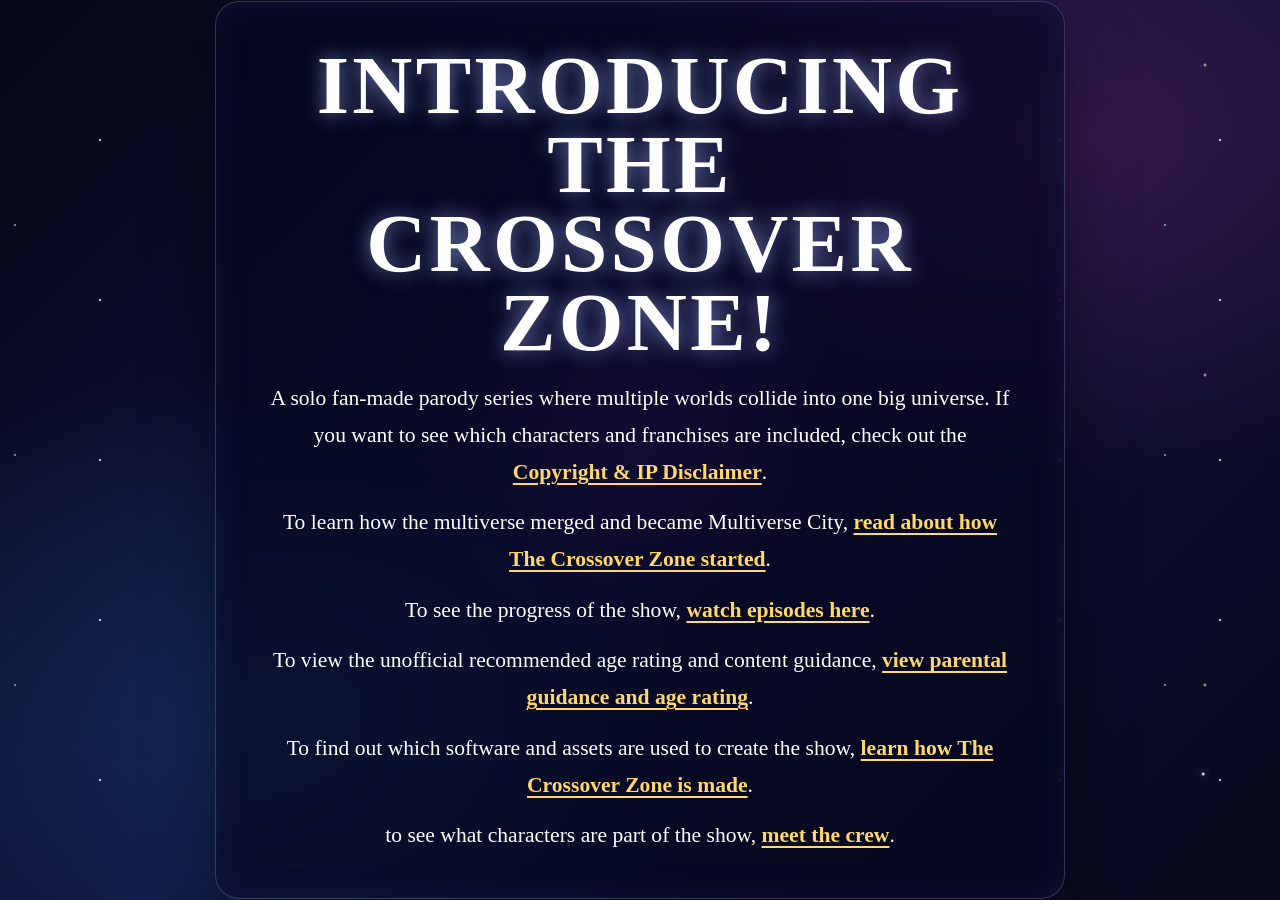
<file: index.html>
<!DOCTYPE html>
<html lang="en">
<head>
  <meta charset="UTF-8">
  <meta name="viewport" content="width=device-width, initial-scale=1.0">
  <title>The Crossover Zone</title>
  <link rel="stylesheet" href="css/portal.css">
  <style>
    * { box-sizing: border-box; }

    body {
      margin: 0;
      min-height: 100vh;
      display: grid;
      place-items: center;
      overflow: hidden;
      color: #ffffff;
      font-family: Georgia, "Times New Roman", serif;
      background:
        radial-gradient(circle at 50% 50%, rgba(98, 40, 158, 0.32), transparent 28%),
        radial-gradient(ellipse at 20% 80%, rgba(25, 112, 180, 0.28), transparent 35%),
        radial-gradient(ellipse at 85% 15%, rgba(165, 55, 150, 0.24), transparent 32%),
        linear-gradient(135deg, #060818 0%, #11113a 48%, #08091d 100%);
    }

    body::before,
    body::after {
      content: "";
      position: fixed;
      inset: -50%;
      pointer-events: none;
    }

    body::before {
      background-image:
        radial-gradient(circle, rgba(255,255,255,.95) 0 1px, transparent 1.5px),
        radial-gradient(circle, rgba(160,195,255,.8) 0 1px, transparent 1.5px),
        radial-gradient(circle, rgba(255,220,180,.75) 0 1.2px, transparent 1.8px);
      background-size: 160px 160px, 230px 230px, 310px 310px;
      background-position: 20px 30px, 80px 100px, 140px 50px;
      opacity: .8;
      animation: drift 40s linear infinite;
    }

    body::after {
      background:
        radial-gradient(circle at 18% 22%, #fff 0 2px, transparent 3px),
        radial-gradient(circle at 72% 68%, #cfe1ff 0 1px, transparent 2px),
        radial-gradient(circle at 54% 12%, #ffdcb8 0 1.5px, transparent 2.5px),
        radial-gradient(circle at 88% 34%, #fff 0 1px, transparent 2px),
        radial-gradient(circle at 35% 82%, #fff 0 1.5px, transparent 2.5px);
      filter: drop-shadow(0 0 5px rgba(255,255,255,.8));
      opacity: .9;
    }

    .intro {
      position: relative;
      z-index: 1;
      width: min(850px, calc(100% - 40px));
      padding: 44px 52px;
      text-align: center;
      border: 1px solid rgba(183, 210, 255, .24);
      border-radius: 24px;
      background: rgba(5, 7, 29, .66);
      box-shadow: 0 20px 70px rgba(0, 0, 0, .45), inset 0 0 35px rgba(112, 92, 210, .12);
      backdrop-filter: blur(8px);
    }

    h1 {
      margin: 0 0 18px;
      font-size: clamp(2.3rem, 7vw, 5.2rem);
      line-height: .95;
      letter-spacing: .04em;
      text-transform: uppercase;
      text-shadow: 0 0 20px rgba(159, 182, 255, .65);
    }

    p {
      margin: 0;
      font-size: clamp(1.08rem, 2.2vw, 1.35rem);
      line-height: 1.7;
    }

    p + p { margin-top: 14px; }

    a {
      color: #ffd76a;
      font-weight: bold;
      text-decoration-thickness: 2px;
      text-underline-offset: 4px;
    }

    a:hover, a:focus-visible {
      color: #ffffff;
      text-shadow: 0 0 12px #ffd76a;
    }

    @keyframes drift {
      from { transform: rotate(0deg) scale(1); }
      to { transform: rotate(360deg) scale(1.05); }
    }

    @media (max-width: 600px) {
      .intro { padding: 32px 22px; }
      h1 { font-size: 2.5rem; }
    }
  </style>
</head>
<body>
  <main class="intro">
    <h1>Introducing The Crossover Zone!</h1>
    <p>A solo fan-made parody series where multiple worlds collide into one big universe. If you want to see which characters and franchises are included, check out the <a href="disclamer.html">Copyright &amp; IP Disclaimer</a>.</p>
    <p>To learn how the multiverse merged and became Multiverse City, <a href="lore.html">read about how The Crossover Zone started</a>.</p>
    <p>To see the progress of the show, <a href="episodes.html">watch episodes here</a>.</p>
    <p>To view the unofficial recommended age rating and content guidance, <a href="parental-guidance.html">view parental guidance and age rating</a>.</p>
    <p>To find out which software and assets are used to create the show, <a href="production.html">learn how The Crossover Zone is made</a>.</p>
    <p>to see what characters are part of the show, <a href="Cast.html">meet the crew</a>.</p>
  </main>
  <script src="javascript/portal.js" defer></script>
</body>
</html>
</file>
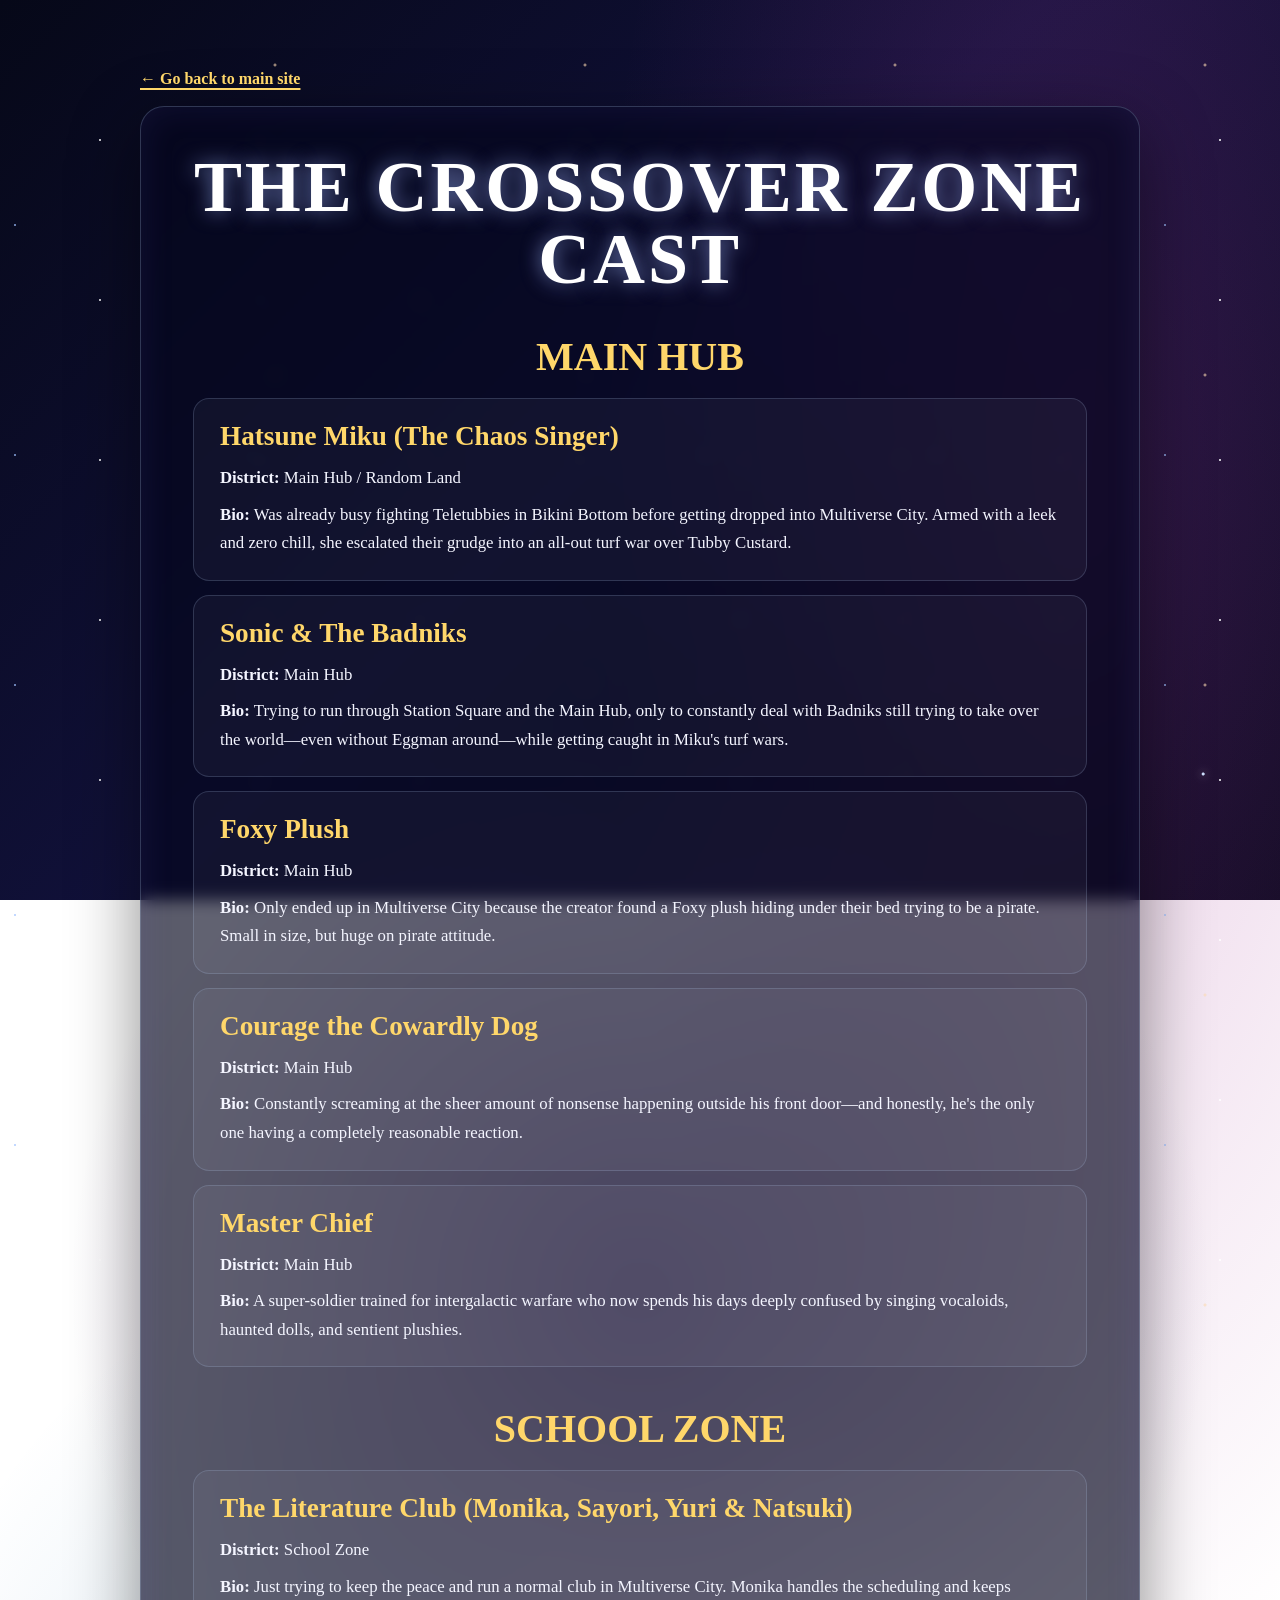
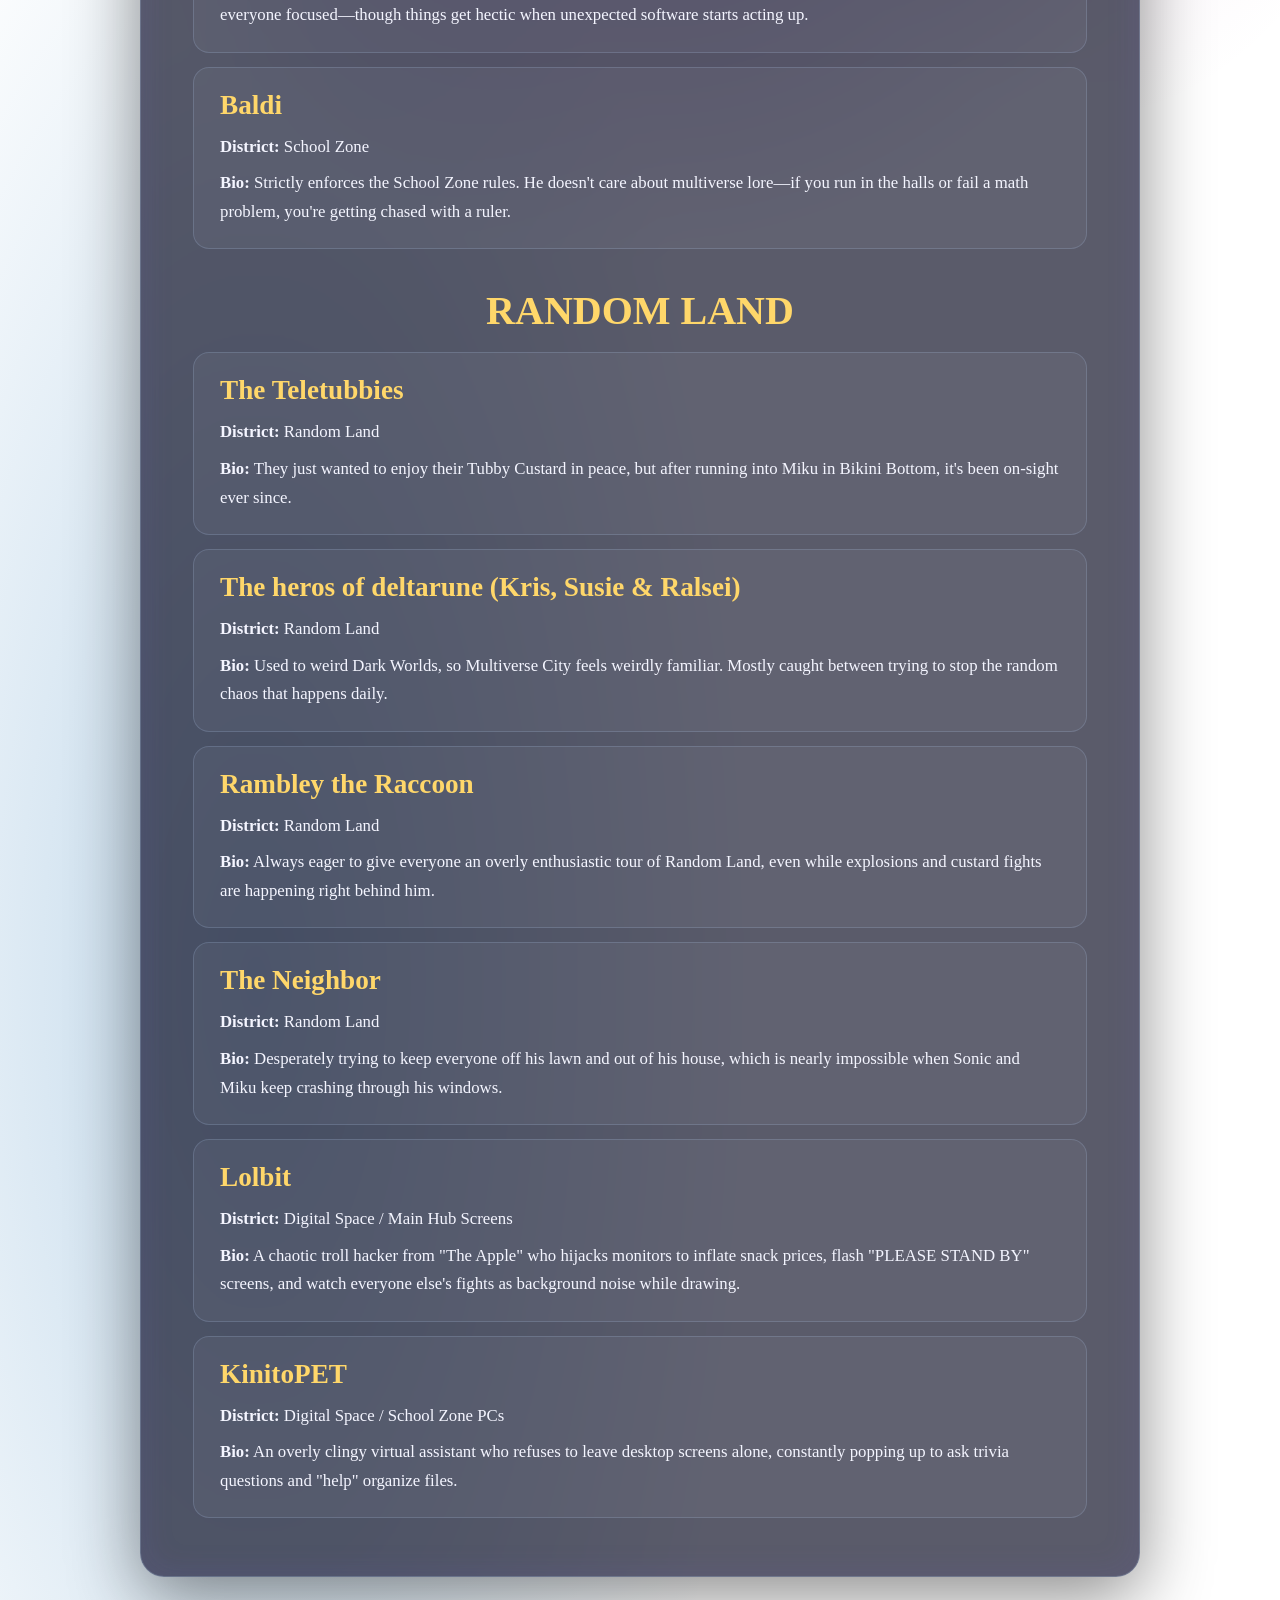
<file: Cast.html>
<!DOCTYPE html>
<html lang="en">
<head>
  <meta charset="UTF-8">
  <meta name="viewport" content="width=device-width, initial-scale=1.0">
  <title>The Crossover Zone - Cast</title>
  <link rel="stylesheet" href="css/portal.css">
  <style>
    * { box-sizing: border-box; }

    body {
      margin: 0;
      min-height: 100vh;
      padding: 70px 20px 50px;
      color: #ffffff;
      font-family: Georgia, "Times New Roman", serif;
      background:
        radial-gradient(circle at 50% 40%, rgba(98, 40, 158, 0.32), transparent 28%),
        radial-gradient(ellipse at 20% 80%, rgba(25, 112, 180, 0.28), transparent 35%),
        radial-gradient(ellipse at 85% 15%, rgba(165, 55, 150, 0.24), transparent 32%),
        linear-gradient(135deg, #060818 0%, #11113a 48%, #08091d 100%) fixed;
    }

    body::before,
    body::after {
      content: "";
      position: fixed;
      inset: -50%;
      pointer-events: none;
    }

    body::before {
      background-image:
        radial-gradient(circle, rgba(255,255,255,.95) 0 1px, transparent 1.5px),
        radial-gradient(circle, rgba(160,195,255,.8) 0 1px, transparent 1.5px),
        radial-gradient(circle, rgba(255,220,180,.75) 0 1.2px, transparent 1.8px);
      background-size: 160px 160px, 230px 230px, 310px 310px;
      background-position: 20px 30px, 80px 100px, 140px 50px;
      opacity: .8;
    }

    body::after {
      background:
        radial-gradient(circle at 18% 22%, #fff 0 2px, transparent 3px),
        radial-gradient(circle at 72% 68%, #cfe1ff 0 1px, transparent 2px),
        radial-gradient(circle at 54% 12%, #ffdcb8 0 1.5px, transparent 2.5px),
        radial-gradient(circle at 88% 34%, #fff 0 1px, transparent 2px),
        radial-gradient(circle at 35% 82%, #fff 0 1.5px, transparent 2.5px);
      filter: drop-shadow(0 0 5px rgba(255,255,255,.8));
    }

    .back-link {
      position: relative;
      z-index: 2;
      display: block;
      width: min(1000px, calc(100% - 40px));
      margin: 0 auto 18px;
      color: #ffd76a;
      font-weight: bold;
      text-decoration-thickness: 2px;
      text-underline-offset: 4px;
    }

    .back-link:hover,
    .back-link:focus-visible {
      color: #ffffff;
      text-shadow: 0 0 12px #ffd76a;
    }

    main {
      position: relative;
      z-index: 1;
      width: min(1000px, calc(100% - 40px));
      margin: 0 auto;
      padding: 44px 52px;
      border: 1px solid rgba(183, 210, 255, .24);
      border-radius: 24px;
      background: rgba(5, 7, 29, .66);
      box-shadow: 0 20px 70px rgba(0, 0, 0, .45), inset 0 0 35px rgba(112, 92, 210, .12);
      backdrop-filter: blur(8px);
    }

    h1 {
      margin: 0 0 38px;
      text-align: center;
      font-size: clamp(2.2rem, 6vw, 4.5rem);
      line-height: 1;
      letter-spacing: .04em;
      text-transform: uppercase;
      text-shadow: 0 0 20px rgba(159, 182, 255, .65);
    }

    main > h2 {
      margin: 38px 0 18px;
      color: #ffd76a;
      font-size: clamp(1.7rem, 4vw, 2.5rem);
      text-align: center;
    }

    .character-card {
      margin: 14px 0;
      padding: 22px 26px;
      border: 1px solid rgba(183, 210, 255, .18);
      border-radius: 16px;
      background: rgba(255, 255, 255, .045);
    }

    .character-card h2 {
      margin: 0 0 12px;
      color: #ffd76a;
      font-size: clamp(1.25rem, 3vw, 1.7rem);
    }

    .character-card p {
      margin: 8px 0 0;
      color: #f4f5ff;
      font-size: 1.05rem;
      line-height: 1.7;
    }

    @media (max-width: 650px) {
      body { padding: 30px 10px; }
      main, .back-link { width: calc(100% - 20px); }
      main { padding: 32px 22px; }
      .character-card { padding: 18px; }
    }
  </style>
</head>
<body>
  <a class="back-link" href="index.html">← Go back to main site</a>

  <main>
    <h1>The Crossover Zone Cast</h1>

    <!-- MAIN HUB -->
    <h2>MAIN HUB</h2>
    <div class="character-card">
      <h2>Hatsune Miku (The Chaos Singer)</h2>
      <p><strong>District:</strong> Main Hub / Random Land</p>
      <p><strong>Bio:</strong> Was already busy fighting Teletubbies in Bikini Bottom before getting dropped into Multiverse City. Armed with a leek and zero chill, she escalated their grudge into an all-out turf war over Tubby Custard.</p>
    </div>

    <div class="character-card">
      <h2>Sonic &amp; The Badniks</h2>
      <p><strong>District:</strong> Main Hub</p>
      <p><strong>Bio:</strong> Trying to run through Station Square and the Main Hub, only to constantly deal with Badniks still trying to take over the world—even without Eggman around—while getting caught in Miku's turf wars.</p>
    </div>

    <div class="character-card">
      <h2>Foxy Plush</h2>
      <p><strong>District:</strong> Main Hub</p>
      <p><strong>Bio:</strong> Only ended up in Multiverse City because the creator found a Foxy plush hiding under their bed trying to be a pirate. Small in size, but huge on pirate attitude.</p>
    </div>

    <div class="character-card">
      <h2>Courage the Cowardly Dog</h2>
      <p><strong>District:</strong> Main Hub</p>
      <p><strong>Bio:</strong> Constantly screaming at the sheer amount of nonsense happening outside his front door—and honestly, he's the only one having a completely reasonable reaction.</p>
    </div>

    <div class="character-card">
      <h2>Master Chief</h2>
      <p><strong>District:</strong> Main Hub</p>
      <p><strong>Bio:</strong> A super-soldier trained for intergalactic warfare who now spends his days deeply confused by singing vocaloids, haunted dolls, and sentient plushies.</p>
    </div>

    <!-- SCHOOL ZONE -->
    <h2>SCHOOL ZONE</h2>
    <div class="character-card">
      <h2>The Literature Club (Monika, Sayori, Yuri &amp; Natsuki)</h2>
      <p><strong>District:</strong> School Zone</p>
      <p><strong>Bio:</strong> Just trying to keep the peace and run a normal club in Multiverse City. Monika handles the scheduling and keeps everyone focused—though things get hectic when unexpected software starts acting up.</p>
    </div>

    <div class="character-card">
      <h2>Baldi</h2>
      <p><strong>District:</strong> School Zone</p>
      <p><strong>Bio:</strong> Strictly enforces the School Zone rules. He doesn't care about multiverse lore—if you run in the halls or fail a math problem, you're getting chased with a ruler.</p>
    </div>

    <!-- RANDOM LAND -->
    <h2>RANDOM LAND</h2>
    <div class="character-card">
      <h2>The Teletubbies</h2>
      <p><strong>District:</strong> Random Land</p>
      <p><strong>Bio:</strong> They just wanted to enjoy their Tubby Custard in peace, but after running into Miku in Bikini Bottom, it's been on-sight ever since.</p>
    </div>

    <div class="character-card">
      <h2> The heros of deltarune (Kris, Susie &amp; Ralsei)</h2>
      <p><strong>District:</strong> Random Land</p>
      <p><strong>Bio:</strong> Used to weird Dark Worlds, so Multiverse City feels weirdly familiar. Mostly caught between trying to stop the random chaos that happens daily.</p>
    </div>

    <div class="character-card">
      <h2>Rambley the Raccoon</h2>
      <p><strong>District:</strong> Random Land</p>
      <p><strong>Bio:</strong> Always eager to give everyone an overly enthusiastic tour of Random Land, even while explosions and custard fights are happening right behind him.</p>
    </div>

    <div class="character-card">
      <h2>The Neighbor</h2>
      <p><strong>District:</strong> Random Land</p>
      <p><strong>Bio:</strong> Desperately trying to keep everyone off his lawn and out of his house, which is nearly impossible when Sonic and Miku keep crashing through his windows.</p>
    </div>

    <!-- DIGITAL SPACE -->
    <div class="character-card">
      <h2>Lolbit</h2>
      <p><strong>District:</strong> Digital Space / Main Hub Screens</p>
      <p><strong>Bio:</strong> A chaotic troll hacker from "The Apple" who hijacks monitors to inflate snack prices, flash "PLEASE STAND BY" screens, and watch everyone else's fights as background noise while drawing.</p>
    </div>

    <div class="character-card">
      <h2>KinitoPET</h2>
      <p><strong>District:</strong> Digital Space / School Zone PCs</p>
      <p><strong>Bio:</strong> An overly clingy virtual assistant who refuses to leave desktop screens alone, constantly popping up to ask trivia questions and "help" organize files.</p>
    </div>
  </main>

  <script src="javascript/portal.js" defer></script>
</body>
</html>
</file>
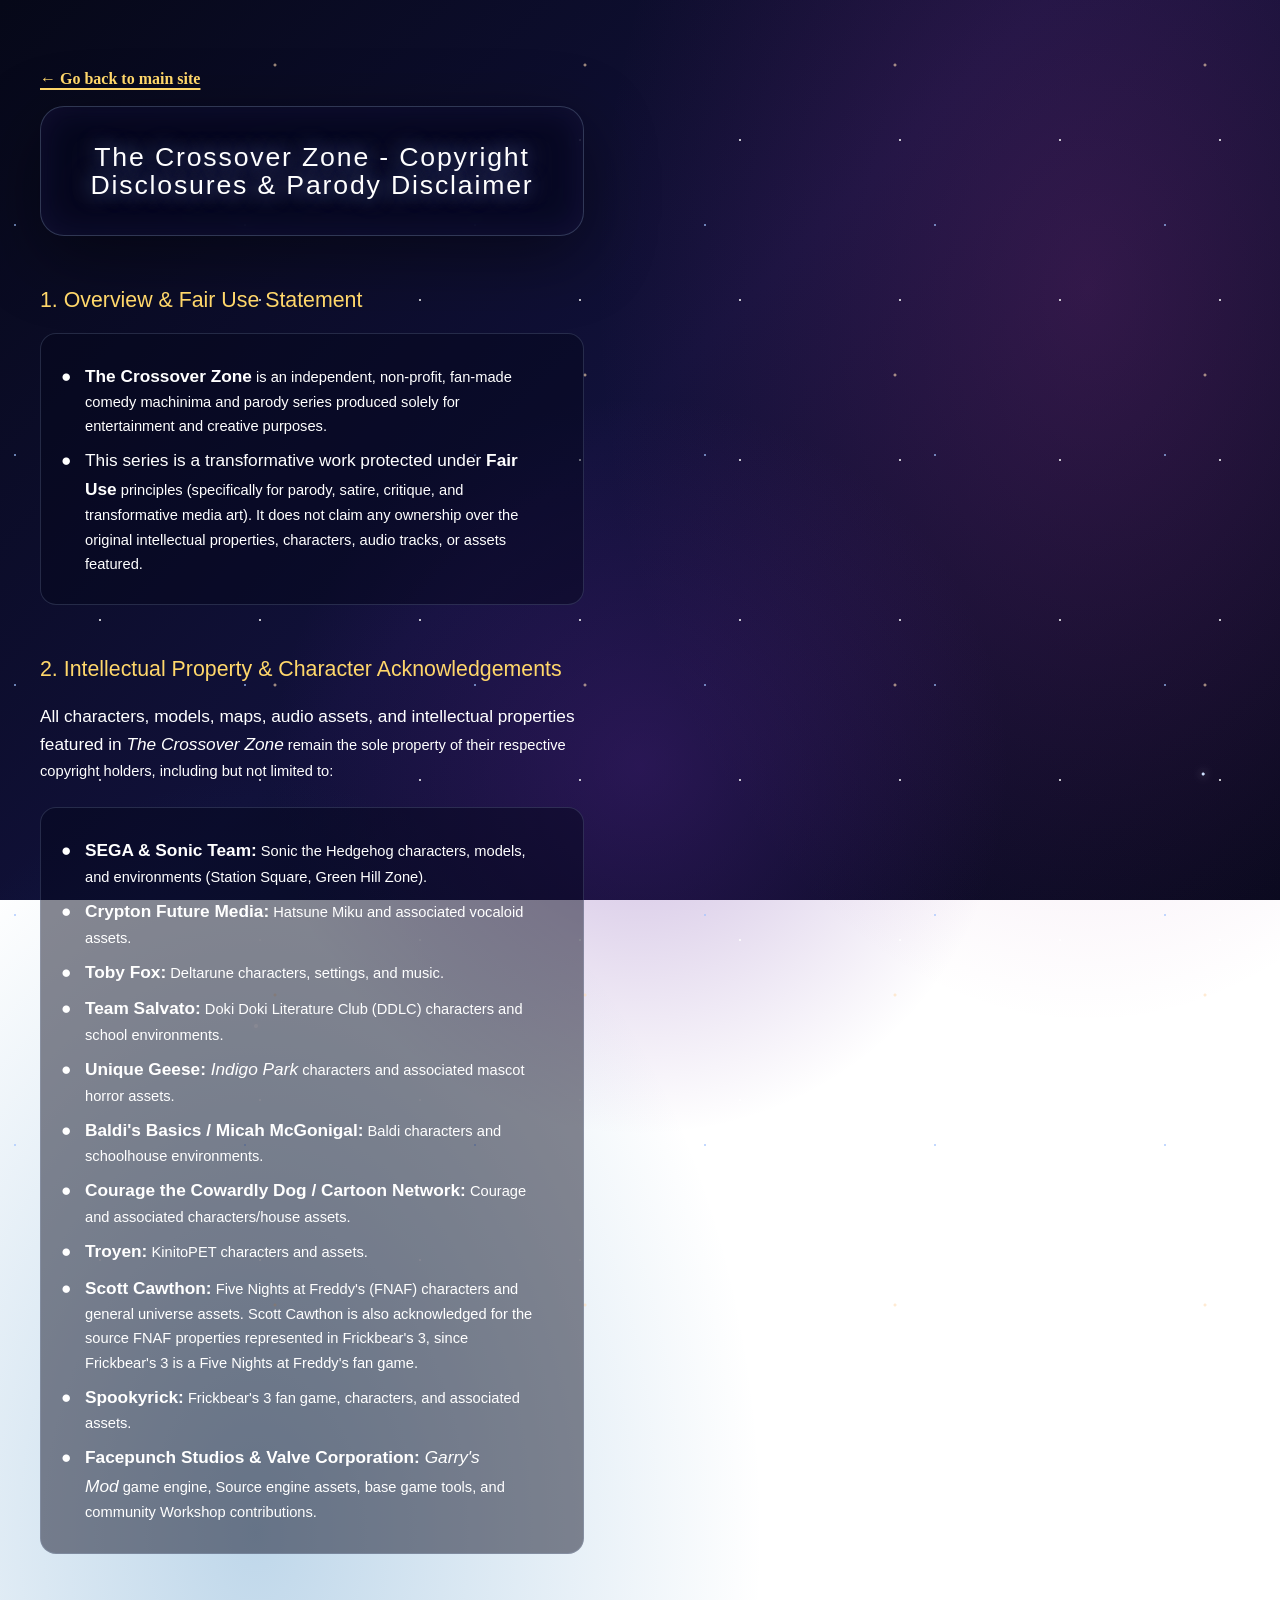
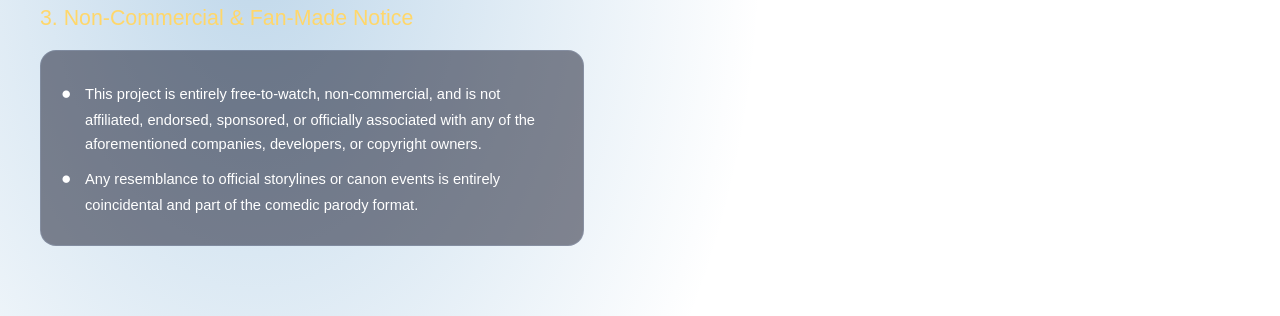
<file: disclamer.html>
<html><head><meta content="text/html; charset=UTF-8" http-equiv="content-type"><link rel="stylesheet" href="css/portal.css"><style type="text/css">.lst-kix_b16zajkpk18a-1>li:before{content:"\0025cb   "}ul.lst-kix_b16zajkpk18a-8{list-style-type:none}ul.lst-kix_b16zajkpk18a-7{list-style-type:none}ul.lst-kix_b16zajkpk18a-6{list-style-type:none}ul.lst-kix_b16zajkpk18a-5{list-style-type:none}.lst-kix_b16zajkpk18a-3>li:before{content:"\0025cf   "}ul.lst-kix_b16zajkpk18a-4{list-style-type:none}ul.lst-kix_b16zajkpk18a-3{list-style-type:none}.lst-kix_b16zajkpk18a-2>li:before{content:"\0025a0   "}ul.lst-kix_b16zajkpk18a-2{list-style-type:none}ul.lst-kix_b16zajkpk18a-1{list-style-type:none}.lst-kix_b16zajkpk18a-5>li:before{content:"\0025a0   "}li.li-bullet-0:before{margin-left:-18pt;white-space:nowrap;display:inline-block;min-width:18pt}.lst-kix_b16zajkpk18a-4>li:before{content:"\0025cb   "}.lst-kix_b16zajkpk18a-7>li:before{content:"\0025cb   "}.lst-kix_b16zajkpk18a-6>li:before{content:"\0025cf   "}ul.lst-kix_b16zajkpk18a-0{list-style-type:none}.lst-kix_b16zajkpk18a-0>li:before{content:"\0025cf   "}.lst-kix_b16zajkpk18a-8>li:before{content:"\0025a0   "}ol{margin:0;padding:0}table td,table th{padding:0}.c2{margin-left:36pt;padding-top:0pt;padding-left:0pt;padding-bottom:0pt;line-height:1.15;orphans:2;widows:2;text-align:left}.c6{padding-top:18pt;padding-bottom:6pt;line-height:1.15;page-break-after:avoid;orphans:2;widows:2;text-align:left}.c8{color:#000000;font-weight:400;text-decoration:none;vertical-align:baseline;font-size:16pt;font-family:"Arial";font-style:normal}.c0{color:#000000;font-weight:400;text-decoration:none;vertical-align:baseline;font-size:11pt;font-family:"Arial";font-style:normal}.c1{padding-top:0pt;padding-bottom:0pt;line-height:1.15;orphans:2;widows:2;text-align:left;height:11pt}.c10{color:#000000;font-weight:400;text-decoration:none;vertical-align:baseline;font-size:20pt;font-family:"Arial";font-style:normal}.c9{padding-top:20pt;padding-bottom:6pt;line-height:1.15;page-break-after:avoid;orphans:2;widows:2;text-align:left}.c11{padding-top:0pt;padding-bottom:0pt;line-height:1.15;orphans:2;widows:2;text-align:left}.c7{background-color:#ffffff;max-width:468pt;padding:72pt 72pt 72pt 72pt}.c3{padding:0;margin:0}.c4{font-style:italic}.c5{font-weight:700}.title{padding-top:0pt;color:#000000;font-size:26pt;padding-bottom:3pt;font-family:"Arial";line-height:1.15;page-break-after:avoid;orphans:2;widows:2;text-align:left}.subtitle{padding-top:0pt;color:#666666;font-size:15pt;padding-bottom:16pt;font-family:"Arial";line-height:1.15;page-break-after:avoid;orphans:2;widows:2;text-align:left}li{color:#000000;font-size:11pt;font-family:"Arial"}p{margin:0;color:#000000;font-size:11pt;font-family:"Arial"}h1{padding-top:20pt;color:#000000;font-size:20pt;padding-bottom:6pt;font-family:"Arial";line-height:1.15;page-break-after:avoid;orphans:2;widows:2;text-align:left}h2{padding-top:18pt;color:#000000;font-size:16pt;padding-bottom:6pt;font-family:"Arial";line-height:1.15;page-break-after:avoid;orphans:2;widows:2;text-align:left}h3{padding-top:16pt;color:#434343;font-size:14pt;padding-bottom:4pt;font-family:"Arial";line-height:1.15;page-break-after:avoid;orphans:2;widows:2;text-align:left}h4{padding-top:14pt;color:#666666;font-size:12pt;padding-bottom:4pt;font-family:"Arial";line-height:1.15;page-break-after:avoid;orphans:2;widows:2;text-align:left}h5{padding-top:12pt;color:#666666;font-size:11pt;padding-bottom:4pt;font-family:"Arial";line-height:1.15;page-break-after:avoid;orphans:2;widows:2;text-align:left}h6{padding-top:12pt;color:#666666;font-size:11pt;padding-bottom:4pt;font-family:"Arial";line-height:1.15;page-break-after:avoid;font-style:italic;orphans:2;widows:2;text-align:left}</style></head><body class="c7 doc-content">
<style>
  * { box-sizing: border-box; }
  html, body { min-height: 100%; }
  body.c7.doc-content {
    margin: 0;
    min-height: 100vh;
    padding: 70px 20px 50px;
    color: #ffffff;
    font-family: Georgia, "Times New Roman", serif;
    background:
      radial-gradient(circle at 50% 40%, rgba(98, 40, 158, 0.32), transparent 28%),
      radial-gradient(ellipse at 20% 80%, rgba(25, 112, 180, 0.28), transparent 35%),
      radial-gradient(ellipse at 85% 15%, rgba(165, 55, 150, 0.24), transparent 32%),
      linear-gradient(135deg, #060818 0%, #11113a 48%, #08091d 100%) fixed;
  }
  body.c7.doc-content::before,
  body.c7.doc-content::after {
    content: "";
    position: fixed;
    inset: -50%;
    pointer-events: none;
  }
  body.c7.doc-content::before {
    background-image:
      radial-gradient(circle, rgba(255,255,255,.95) 0 1px, transparent 1.5px),
      radial-gradient(circle, rgba(160,195,255,.8) 0 1px, transparent 1.5px),
      radial-gradient(circle, rgba(255,220,180,.75) 0 1.2px, transparent 1.8px);
    background-size: 160px 160px, 230px 230px, 310px 310px;
    background-position: 20px 30px, 80px 100px, 140px 50px;
    opacity: .8;
  }
  body.c7.doc-content::after {
    background:
      radial-gradient(circle at 18% 22%, #fff 0 2px, transparent 3px),
      radial-gradient(circle at 72% 68%, #cfe1ff 0 1px, transparent 2px),
      radial-gradient(circle at 54% 12%, #ffdcb8 0 1.5px, transparent 2.5px),
      radial-gradient(circle at 88% 34%, #fff 0 1px, transparent 2px),
      radial-gradient(circle at 35% 82%, #fff 0 1.5px, transparent 2.5px);
    filter: drop-shadow(0 0 5px rgba(255,255,255,.8));
  }
  body.c7.doc-content h1,
  body.c7.doc-content h2,
  body.c7.doc-content p,
  body.c7.doc-content ul,
  body.c7.doc-content ol {
    position: relative;
    z-index: 1;
    width: min(900px, calc(100% - 40px));
    margin-left: auto;
    margin-right: auto;
  }
  body.c7.doc-content h1 {
    margin-top: 0;
    margin-bottom: 28px;
    padding: 36px 28px;
    color: #ffffff;
    font-size: clamp(2rem, 5vw, 3.8rem);
    line-height: 1.05;
    text-align: center;
    letter-spacing: .03em;
    border: 1px solid rgba(183, 210, 255, .24);
    border-radius: 24px;
    background: rgba(5, 7, 29, .66);
    box-shadow: 0 20px 70px rgba(0, 0, 0, .45), inset 0 0 35px rgba(112, 92, 210, .12);
    backdrop-filter: blur(8px);
    text-shadow: 0 0 20px rgba(159, 182, 255, .65);
  }
  body.c7.doc-content h2 {
    margin-top: 28px;
    margin-bottom: 12px;
    color: #ffd76a;
    font-size: clamp(1.35rem, 3vw, 1.9rem);
  }
  body.c7.doc-content p,
  body.c7.doc-content li {
    color: #f4f5ff;
    font-size: 1.08rem;
    line-height: 1.65;
  }
  body.c7.doc-content ul,
  body.c7.doc-content ol {
    margin-top: 10px;
    margin-bottom: 20px;
    padding: 20px 44px;
    border: 1px solid rgba(183, 210, 255, .16);
    border-radius: 16px;
    background: rgba(5, 7, 29, .48);
  }
  body.c7.doc-content li { margin: 8px 0; }
  body.c7.doc-content a { color: #ffd76a; }
  .back-link {
    position: relative;
    z-index: 2;
    display: block;
    width: min(900px, calc(100% - 40px));
    margin: 0 auto 18px;
    color: #ffd76a;
    font-weight: bold;
    text-decoration-thickness: 2px;
    text-underline-offset: 4px;
  }
  .back-link:hover, .back-link:focus-visible {
    color: #ffffff;
    text-shadow: 0 0 12px #ffd76a;
  }
  body.c7.doc-content span,
  body.c7.doc-content p,
  body.c7.doc-content li {
    color: #ffffff !important;
  }
  body.c7.doc-content h1 span,
  body.c7.doc-content h2 span {
    color: #ffffff !important;
  }
  body.c7.doc-content h2 span { color: #ffd76a !important; }
  @media (max-width: 600px) {
    body.c7.doc-content { padding: 30px 10px; }
    body.c7.doc-content h1,
    body.c7.doc-content h2,
    body.c7.doc-content p,
    body.c7.doc-content ul,
    body.c7.doc-content ol,
    .back-link { width: calc(100% - 20px); }
    body.c7.doc-content h1 { padding: 28px 16px; }
    body.c7.doc-content ul,
    body.c7.doc-content ol { padding: 16px 32px; }
  }
</style>
<a class="back-link" href="index.html">← Go back to main site</a><h1 class="c9" id="h.gleu1mz9fl6"><span class="c10">The Crossover Zone - Copyright Disclosures &amp; Parody Disclaimer</span></h1><h2 class="c6" id="h.ryesqqtl0ryf"><span class="c8">1. Overview &amp; Fair Use Statement</span></h2><ul class="c3 lst-kix_b16zajkpk18a-0 start"><li class="c2 li-bullet-0"><span class="c5">The Crossover Zone</span><span class="c0">&nbsp;is an independent, non-profit, fan-made comedy machinima and parody series produced solely for entertainment and creative purposes.</span></li><li class="c2 li-bullet-0"><span>This series is a transformative work protected under </span><span class="c5">Fair Use</span><span class="c0">&nbsp;principles (specifically for parody, satire, critique, and transformative media art). It does not claim any ownership over the original intellectual properties, characters, audio tracks, or assets featured.</span></li></ul><h2 class="c6" id="h.lptdddp5cy66"><span class="c8">2. Intellectual Property &amp; Character Acknowledgements</span></h2><p class="c11"><span>All characters, models, maps, audio assets, and intellectual properties featured in </span><span class="c4">The Crossover Zone</span><span class="c0">&nbsp;remain the sole property of their respective copyright holders, including but not limited to:</span></p><p class="c1"><span class="c0"></span></p><ul class="c3 lst-kix_b16zajkpk18a-0"><li class="c2 li-bullet-0"><span class="c5">SEGA &amp; Sonic Team:</span><span class="c0">&nbsp;Sonic the Hedgehog characters, models, and environments (Station Square, Green Hill Zone).</span></li><li class="c2 li-bullet-0"><span class="c5">Crypton Future Media:</span><span class="c0">&nbsp;Hatsune Miku and associated vocaloid assets.</span></li><li class="c2 li-bullet-0"><span class="c5">Toby Fox:</span><span class="c0">&nbsp;Deltarune characters, settings, and music.</span></li><li class="c2 li-bullet-0"><span class="c5">Team Salvato:</span><span class="c0">&nbsp;Doki Doki Literature Club (DDLC) characters and school environments.</span></li><li class="c2 li-bullet-0"><span class="c5">Unique Geese:</span><span>&nbsp;</span><span class="c4">Indigo Park</span><span class="c0">&nbsp;characters and associated mascot horror assets.</span></li><li class="c2 li-bullet-0"><span class="c5">Baldi&#39;s Basics / Micah McGonigal:</span><span class="c0">&nbsp;Baldi characters and schoolhouse environments.</span></li><li class="c2 li-bullet-0"><span class="c5">Courage the Cowardly Dog / Cartoon Network:</span><span class="c0">&nbsp;Courage and associated characters/house assets.</span></li><li class="c2 li-bullet-0"><span class="c5">Troyen:</span><span class="c0">&nbsp;KinitoPET characters and assets.</span></li><li class="c2 li-bullet-0"><span class="c5">Scott Cawthon:</span><span class="c0">&nbsp;Five Nights at Freddy's (FNAF) characters and general universe assets. Scott Cawthon is also acknowledged for the source FNAF properties represented in Frickbear's 3, since Frickbear's 3 is a Five Nights at Freddy's fan game.</span></li><li class="c2 li-bullet-0"><span class="c5">Spookyrick:</span><span class="c0">&nbsp;Frickbear's 3 fan game, characters, and associated assets.</span></li><li class="c2 li-bullet-0"><span class="c5">Facepunch Studios &amp; Valve Corporation:</span><span>&nbsp;</span><span class="c4">Garry&#39;s Mod</span><span class="c0">&nbsp;game engine, Source engine assets, base game tools, and community Workshop contributions.</span></li></ul><h2 class="c6" id="h.5aazcnaqnsmw"><span class="c8">3. Non-Commercial &amp; Fan-Made Notice</span></h2><ul class="c3 lst-kix_b16zajkpk18a-0"><li class="c2 li-bullet-0"><span class="c0">This project is entirely free-to-watch, non-commercial, and is not affiliated, endorsed, sponsored, or officially associated with any of the aforementioned companies, developers, or copyright owners.</span></li><li class="c2 li-bullet-0"><span class="c0">Any resemblance to official storylines or canon events is entirely coincidental and part of the comedic parody format.</span></li></ul></body><script src="javascript/portal.js" defer></script></html>
</file>
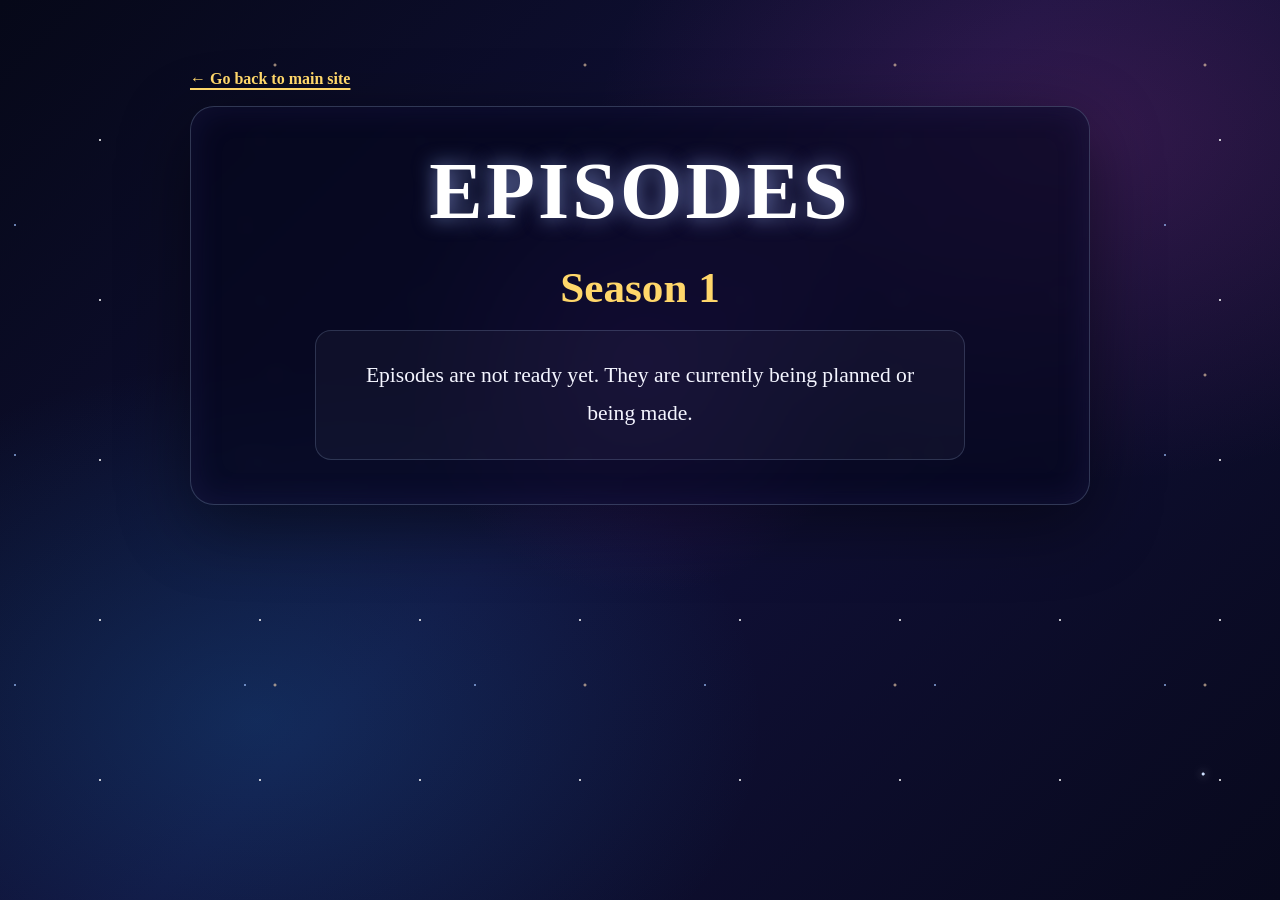
<file: episodes.html>
<!DOCTYPE html>
<html lang="en">
<head>
  <meta charset="UTF-8">
  <meta name="viewport" content="width=device-width, initial-scale=1.0">
  <title>The Crossover Zone - Episodes</title>
  <link rel="stylesheet" href="css/portal.css">
  <style>
    * { box-sizing: border-box; }

    body {
      margin: 0;
      min-height: 100vh;
      padding: 70px 20px 50px;
      color: #ffffff;
      font-family: Georgia, "Times New Roman", serif;
      background:
        radial-gradient(circle at 50% 40%, rgba(98, 40, 158, 0.32), transparent 28%),
        radial-gradient(ellipse at 20% 80%, rgba(25, 112, 180, 0.28), transparent 35%),
        radial-gradient(ellipse at 85% 15%, rgba(165, 55, 150, 0.24), transparent 32%),
        linear-gradient(135deg, #060818 0%, #11113a 48%, #08091d 100%) fixed;
    }

    body::before,
    body::after {
      content: "";
      position: fixed;
      inset: -50%;
      pointer-events: none;
    }

    body::before {
      background-image:
        radial-gradient(circle, rgba(255,255,255,.95) 0 1px, transparent 1.5px),
        radial-gradient(circle, rgba(160,195,255,.8) 0 1px, transparent 1.5px),
        radial-gradient(circle, rgba(255,220,180,.75) 0 1.2px, transparent 1.8px);
      background-size: 160px 160px, 230px 230px, 310px 310px;
      background-position: 20px 30px, 80px 100px, 140px 50px;
      opacity: .8;
    }

    body::after {
      background:
        radial-gradient(circle at 18% 22%, #fff 0 2px, transparent 3px),
        radial-gradient(circle at 72% 68%, #cfe1ff 0 1px, transparent 2px),
        radial-gradient(circle at 54% 12%, #ffdcb8 0 1.5px, transparent 2.5px),
        radial-gradient(circle at 88% 34%, #fff 0 1px, transparent 2px),
        radial-gradient(circle at 35% 82%, #fff 0 1.5px, transparent 2.5px);
      filter: drop-shadow(0 0 5px rgba(255,255,255,.8));
    }

    .back-link {
      position: relative;
      z-index: 2;
      display: block;
      width: min(900px, calc(100% - 40px));
      margin: 0 auto 18px;
      color: #ffd76a;
      font-weight: bold;
      text-decoration-thickness: 2px;
      text-underline-offset: 4px;
    }

    .back-link:hover,
    .back-link:focus-visible {
      color: #ffffff;
      text-shadow: 0 0 12px #ffd76a;
    }

    main {
      position: relative;
      z-index: 1;
      width: min(900px, calc(100% - 40px));
      margin: 0 auto;
      padding: 44px 52px;
      text-align: center;
      border: 1px solid rgba(183, 210, 255, .24);
      border-radius: 24px;
      background: rgba(5, 7, 29, .66);
      box-shadow: 0 20px 70px rgba(0, 0, 0, .45), inset 0 0 35px rgba(112, 92, 210, .12);
      backdrop-filter: blur(8px);
    }

    h1 {
      margin: 0 0 32px;
      font-size: clamp(2.3rem, 7vw, 5rem);
      line-height: 1;
      letter-spacing: .04em;
      text-transform: uppercase;
      text-shadow: 0 0 20px rgba(159, 182, 255, .65);
    }

    h2 {
      margin: 0 0 18px;
      color: #ffd76a;
      font-size: clamp(1.8rem, 4vw, 2.7rem);
    }

    .status {
      max-width: 650px;
      margin: 0 auto;
      padding: 26px 24px;
      border: 1px solid rgba(183, 210, 255, .18);
      border-radius: 16px;
      background: rgba(255, 255, 255, .035);
    }

    .status p {
      margin: 0;
      color: #f4f5ff;
      font-size: clamp(1.08rem, 2.2vw, 1.35rem);
      line-height: 1.75;
    }

    @media (max-width: 600px) {
      body { padding: 30px 10px; }
      main, .back-link { width: calc(100% - 20px); }
      main { padding: 32px 22px; }
    }
  </style>
</head>
<body>
  <a class="back-link" href="index.html">← Go back to main site</a>

  <main>
    <h1>Episodes</h1>

    <h2>Season 1</h2>
    <div class="status">
      <p>Episodes are not ready yet. They are currently being planned or being made.</p>
    </div>
  </main>

  <script src="javascript/portal.js" defer></script>
</body>
</html>
</file>
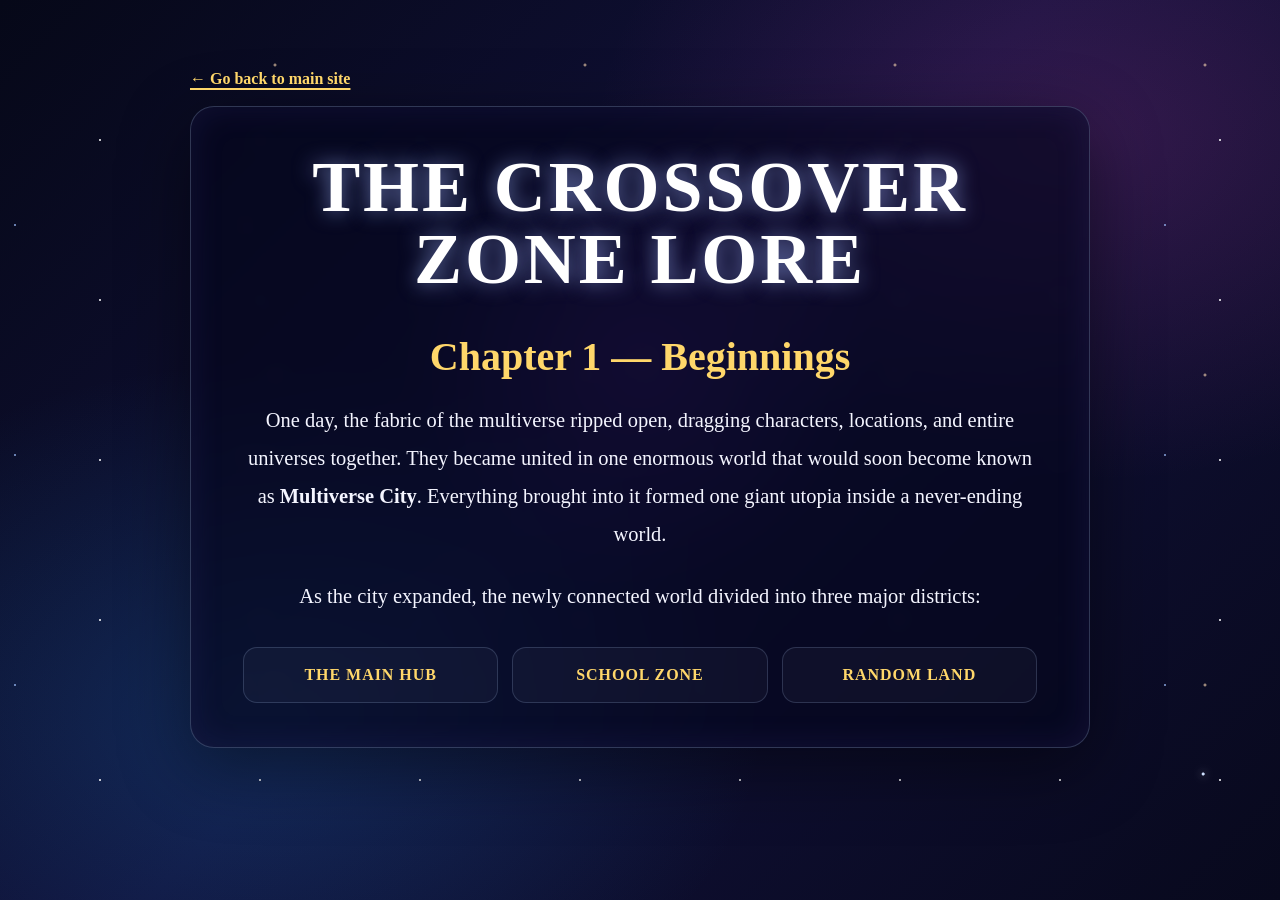
<file: lore.html>
<!DOCTYPE html>
<html lang="en">
<head>
  <meta charset="UTF-8">
  <meta name="viewport" content="width=device-width, initial-scale=1.0">
  <title>The Crossover Zone - Lore</title>
  <link rel="stylesheet" href="css/portal.css">
  <style>
    * { box-sizing: border-box; }

    body {
      margin: 0;
      min-height: 100vh;
      padding: 70px 20px 50px;
      color: #ffffff;
      font-family: Georgia, "Times New Roman", serif;
      background:
        radial-gradient(circle at 50% 40%, rgba(98, 40, 158, 0.32), transparent 28%),
        radial-gradient(ellipse at 20% 80%, rgba(25, 112, 180, 0.28), transparent 35%),
        radial-gradient(ellipse at 85% 15%, rgba(165, 55, 150, 0.24), transparent 32%),
        linear-gradient(135deg, #060818 0%, #11113a 48%, #08091d 100%) fixed;
    }

    body::before,
    body::after {
      content: "";
      position: fixed;
      inset: -50%;
      pointer-events: none;
    }

    body::before {
      background-image:
        radial-gradient(circle, rgba(255,255,255,.95) 0 1px, transparent 1.5px),
        radial-gradient(circle, rgba(160,195,255,.8) 0 1px, transparent 1.5px),
        radial-gradient(circle, rgba(255,220,180,.75) 0 1.2px, transparent 1.8px);
      background-size: 160px 160px, 230px 230px, 310px 310px;
      background-position: 20px 30px, 80px 100px, 140px 50px;
      opacity: .8;
    }

    body::after {
      background:
        radial-gradient(circle at 18% 22%, #fff 0 2px, transparent 3px),
        radial-gradient(circle at 72% 68%, #cfe1ff 0 1px, transparent 2px),
        radial-gradient(circle at 54% 12%, #ffdcb8 0 1.5px, transparent 2.5px),
        radial-gradient(circle at 88% 34%, #fff 0 1px, transparent 2px),
        radial-gradient(circle at 35% 82%, #fff 0 1.5px, transparent 2.5px);
      filter: drop-shadow(0 0 5px rgba(255,255,255,.8));
    }

    .back-link {
      position: relative;
      z-index: 2;
      display: block;
      width: min(900px, calc(100% - 40px));
      margin: 0 auto 18px;
      color: #ffd76a;
      font-weight: bold;
      text-decoration-thickness: 2px;
      text-underline-offset: 4px;
    }

    .back-link:hover,
    .back-link:focus-visible {
      color: #ffffff;
      text-shadow: 0 0 12px #ffd76a;
    }

    main {
      position: relative;
      z-index: 1;
      width: min(900px, calc(100% - 40px));
      margin: 0 auto;
      padding: 44px 52px;
      border: 1px solid rgba(183, 210, 255, .24);
      border-radius: 24px;
      background: rgba(5, 7, 29, .66);
      box-shadow: 0 20px 70px rgba(0, 0, 0, .45), inset 0 0 35px rgba(112, 92, 210, .12);
      backdrop-filter: blur(8px);
    }

    h1 {
      margin: 0 0 38px;
      text-align: center;
      font-size: clamp(2.2rem, 6vw, 4.5rem);
      line-height: 1;
      letter-spacing: .04em;
      text-transform: uppercase;
      text-shadow: 0 0 20px rgba(159, 182, 255, .65);
    }

    h2 {
      margin: 0 0 22px;
      color: #ffd76a;
      font-size: clamp(1.7rem, 4vw, 2.5rem);
      text-align: center;
    }

    p {
      margin: 0;
      color: #f4f5ff;
      font-size: clamp(1.08rem, 2.2vw, 1.28rem);
      line-height: 1.85;
      text-align: center;
    }

    .districts {
      display: grid;
      grid-template-columns: repeat(3, 1fr);
      gap: 14px;
      margin-top: 32px;
    }

    .district {
      padding: 18px 12px;
      border: 1px solid rgba(183, 210, 255, .18);
      border-radius: 14px;
      background: rgba(255, 255, 255, .035);
      color: #ffd76a;
      font-size: 1rem;
      font-weight: bold;
      text-align: center;
      text-transform: uppercase;
      letter-spacing: .06em;
    }

    @media (max-width: 650px) {
      body { padding: 30px 10px; }
      main, .back-link { width: calc(100% - 20px); }
      main { padding: 32px 22px; }
      .districts { grid-template-columns: 1fr; }
    }
  </style>
</head>
<body>
  <a class="back-link" href="index.html">← Go back to main site</a>

  <main>
    <h1>The Crossover Zone Lore</h1>
    <h2>Chapter 1 — Beginnings</h2>

    <p>
      One day, the fabric of the multiverse ripped open, dragging characters,
      locations, and entire universes together. They became united in one enormous world
      that would soon become known as <strong>Multiverse City</strong>. Everything brought
      into it formed one giant utopia inside a never-ending world.
    </p>

    <p style="margin-top: 24px;">
      As the city expanded, the newly connected world divided into three major districts:
    </p>

    <div class="districts" aria-label="Districts of Multiverse City">
      <div class="district">The Main Hub</div>
      <div class="district">School Zone</div>
      <div class="district">Random Land</div>
    </div>
  </main>

  <script src="javascript/portal.js" defer></script>
</body>
</html>
</file>
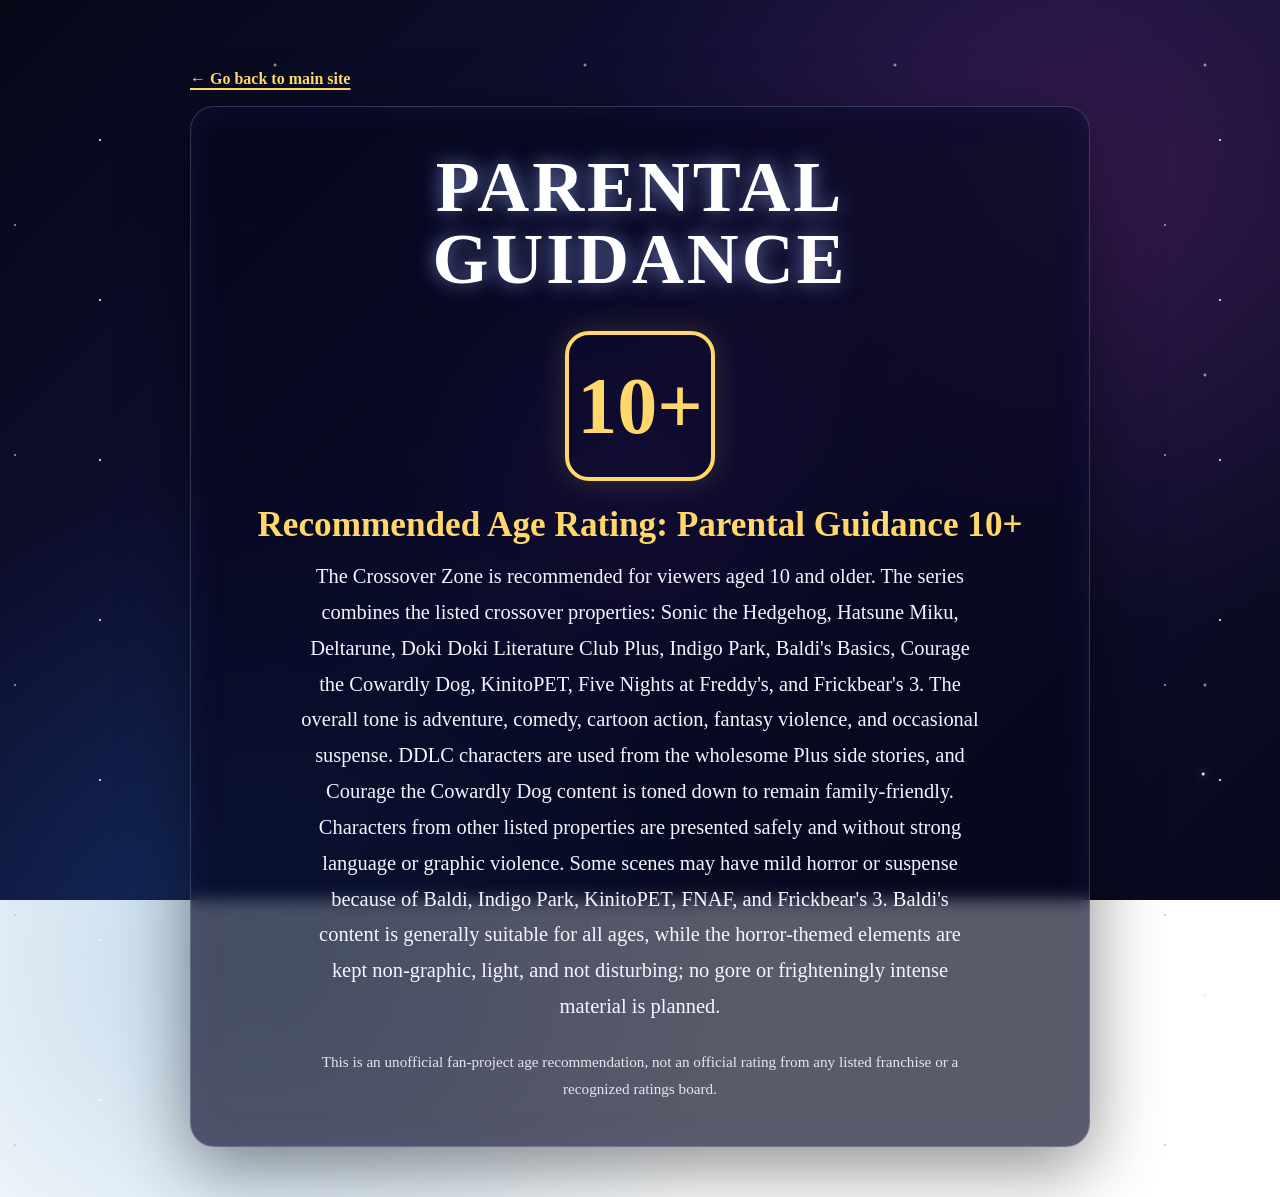
<file: parental-guidance.html>
<!DOCTYPE html>
<html lang="en">
<head>
  <meta charset="UTF-8">
  <meta name="viewport" content="width=device-width, initial-scale=1.0">
  <title>The Crossover Zone - Parental Guidance</title>
  <link rel="stylesheet" href="css/portal.css">
  <style>
    * { box-sizing: border-box; }

    body {
      margin: 0;
      min-height: 100vh;
      padding: 70px 20px 50px;
      color: #ffffff;
      font-family: Georgia, "Times New Roman", serif;
      background:
        radial-gradient(circle at 50% 40%, rgba(98, 40, 158, 0.32), transparent 28%),
        radial-gradient(ellipse at 20% 80%, rgba(25, 112, 180, 0.28), transparent 35%),
        radial-gradient(ellipse at 85% 15%, rgba(165, 55, 150, 0.24), transparent 32%),
        linear-gradient(135deg, #060818 0%, #11113a 48%, #08091d 100%) fixed;
    }

    body::before,
    body::after {
      content: "";
      position: fixed;
      inset: -50%;
      pointer-events: none;
    }

    body::before {
      background-image:
        radial-gradient(circle, rgba(255,255,255,.95) 0 1px, transparent 1.5px),
        radial-gradient(circle, rgba(160,195,255,.8) 0 1px, transparent 1.5px),
        radial-gradient(circle, rgba(255,220,180,.75) 0 1.2px, transparent 1.8px);
      background-size: 160px 160px, 230px 230px, 310px 310px;
      background-position: 20px 30px, 80px 100px, 140px 50px;
      opacity: .8;
    }

    body::after {
      background:
        radial-gradient(circle at 18% 22%, #fff 0 2px, transparent 3px),
        radial-gradient(circle at 72% 68%, #cfe1ff 0 1px, transparent 2px),
        radial-gradient(circle at 54% 12%, #ffdcb8 0 1.5px, transparent 2.5px),
        radial-gradient(circle at 88% 34%, #fff 0 1px, transparent 2px),
        radial-gradient(circle at 35% 82%, #fff 0 1.5px, transparent 2.5px);
      filter: drop-shadow(0 0 5px rgba(255,255,255,.8));
    }

    .back-link {
      position: relative;
      z-index: 2;
      display: block;
      width: min(900px, calc(100% - 40px));
      margin: 0 auto 18px;
      color: #ffd76a;
      font-weight: bold;
      text-decoration-thickness: 2px;
      text-underline-offset: 4px;
    }

    .back-link:hover,
    .back-link:focus-visible {
      color: #ffffff;
      text-shadow: 0 0 12px #ffd76a;
    }

    main {
      position: relative;
      z-index: 1;
      width: min(900px, calc(100% - 40px));
      margin: 0 auto;
      padding: 44px 52px;
      text-align: center;
      border: 1px solid rgba(183, 210, 255, .24);
      border-radius: 24px;
      background: rgba(5, 7, 29, .66);
      box-shadow: 0 20px 70px rgba(0, 0, 0, .45), inset 0 0 35px rgba(112, 92, 210, .12);
      backdrop-filter: blur(8px);
    }

    h1 {
      margin: 0 0 28px;
      font-size: clamp(2.2rem, 6vw, 4.5rem);
      line-height: 1;
      letter-spacing: .04em;
      text-transform: uppercase;
      text-shadow: 0 0 20px rgba(159, 182, 255, .65);
    }

    .rating {
      display: inline-grid;
      place-items: center;
      min-width: 150px;
      min-height: 150px;
      margin: 8px 0 24px;
      border: 4px solid #ffd76a;
      border-radius: 24px;
      color: #ffd76a;
      font-size: clamp(3rem, 9vw, 5rem);
      font-weight: bold;
      box-shadow: 0 0 30px rgba(255, 215, 106, .18);
    }

    h2 {
      margin: 0 0 14px;
      color: #ffd76a;
      font-size: clamp(1.5rem, 4vw, 2.2rem);
    }

    p {
      max-width: 680px;
      margin: 0 auto;
      color: #f4f5ff;
      font-size: clamp(1.08rem, 2.2vw, 1.28rem);
      line-height: 1.75;
    }

    @media (max-width: 600px) {
      body { padding: 30px 10px; }
      main, .back-link { width: calc(100% - 20px); }
      main { padding: 32px 22px; }
    }
  </style>
</head>
<body>
  <a class="back-link" href="index.html">← Go back to main site</a>

  <main>
    <h1>Parental Guidance</h1>

    <div class="rating" aria-label="Age rating: 10 plus">10+</div>

    <h2>Recommended Age Rating: Parental Guidance 10+</h2>
    <p>
      The Crossover Zone is recommended for viewers aged 10 and older. The series combines the listed crossover
      properties: Sonic the Hedgehog, Hatsune Miku, Deltarune, Doki Doki Literature Club Plus,
      Indigo Park, Baldi's Basics, Courage the Cowardly Dog, KinitoPET, Five Nights at Freddy's,
      and Frickbear's 3. The overall tone is adventure, comedy, cartoon action, fantasy violence,
      and occasional suspense. DDLC characters are used from the wholesome Plus side stories,
      and Courage the Cowardly Dog content is toned down to remain family-friendly.
      Characters from other listed properties are presented safely and without strong language or graphic violence.
      Some scenes may have mild horror or suspense because of Baldi, Indigo Park, KinitoPET, FNAF, and Frickbear's 3.
      Baldi's content is generally suitable for all ages, while the horror-themed elements are kept non-graphic,
      light, and not disturbing; no gore or frighteningly intense material is planned.
    </p>
    <p style="margin-top: 24px; font-size: 0.95rem; opacity: 0.9;">
      This is an unofficial fan-project age recommendation, not an official rating from any listed franchise
      or a recognized ratings board.
    </p>
  </main>
  <script src="javascript/portal.js" defer></script>
</body>
</html>
</file>
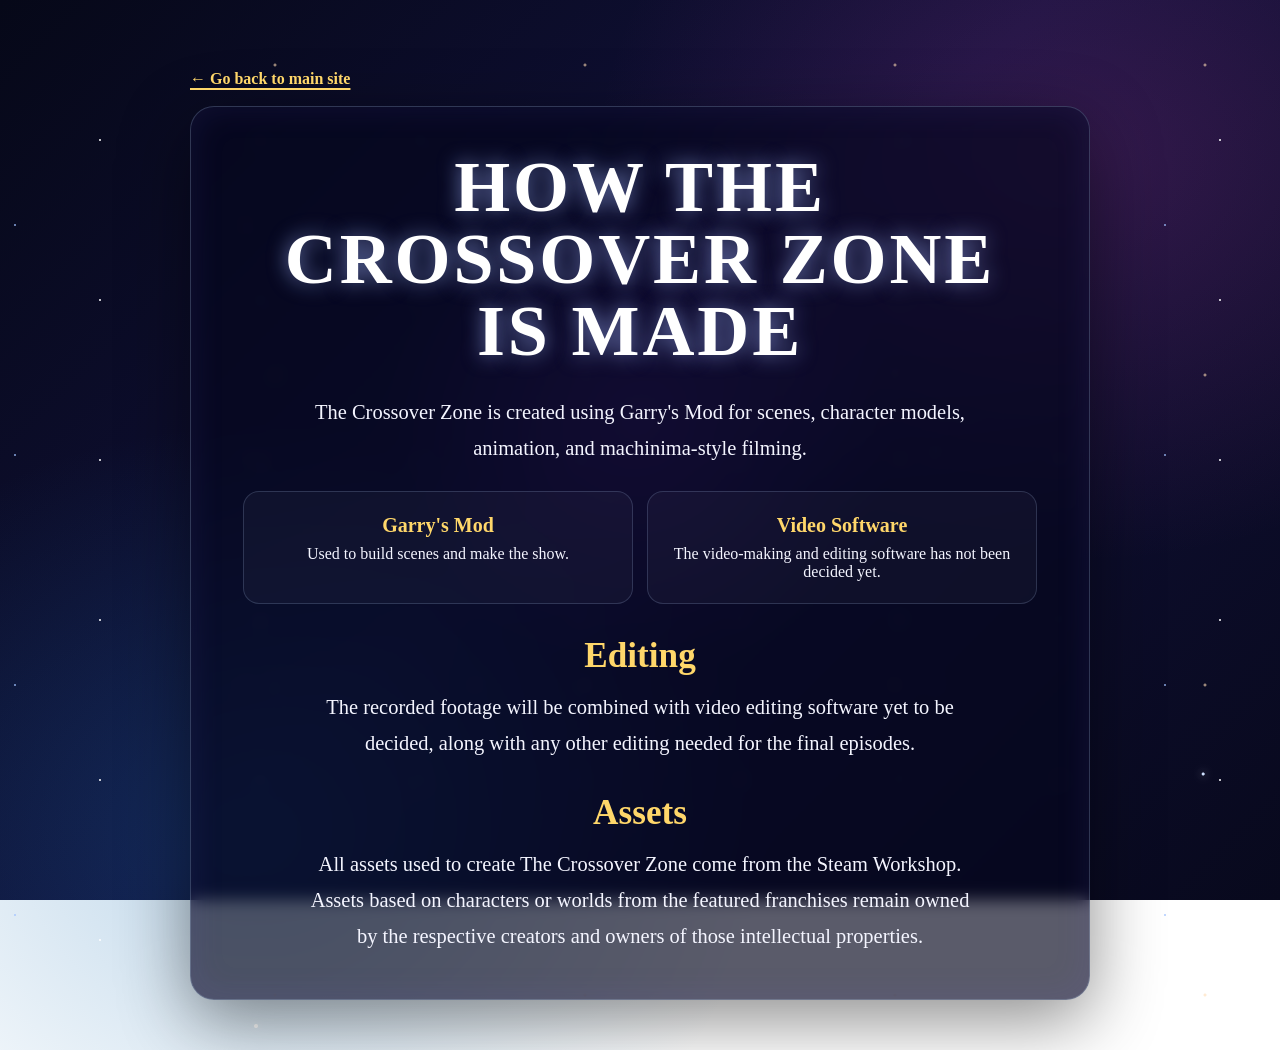
<file: production.html>
<!DOCTYPE html>
<html lang="en">
<head>
  <meta charset="UTF-8">
  <meta name="viewport" content="width=device-width, initial-scale=1.0">
  <title>The Crossover Zone - How It Is Made</title>
  <link rel="stylesheet" href="css/portal.css">
  <style>
    * { box-sizing: border-box; }

    body {
      margin: 0;
      min-height: 100vh;
      padding: 70px 20px 50px;
      color: #ffffff;
      font-family: Georgia, "Times New Roman", serif;
      background:
        radial-gradient(circle at 50% 40%, rgba(98, 40, 158, 0.32), transparent 28%),
        radial-gradient(ellipse at 20% 80%, rgba(25, 112, 180, 0.28), transparent 35%),
        radial-gradient(ellipse at 85% 15%, rgba(165, 55, 150, 0.24), transparent 32%),
        linear-gradient(135deg, #060818 0%, #11113a 48%, #08091d 100%) fixed;
    }

    body::before,
    body::after {
      content: "";
      position: fixed;
      inset: -50%;
      pointer-events: none;
    }

    body::before {
      background-image:
        radial-gradient(circle, rgba(255,255,255,.95) 0 1px, transparent 1.5px),
        radial-gradient(circle, rgba(160,195,255,.8) 0 1px, transparent 1.5px),
        radial-gradient(circle, rgba(255,220,180,.75) 0 1.2px, transparent 1.8px);
      background-size: 160px 160px, 230px 230px, 310px 310px;
      background-position: 20px 30px, 80px 100px, 140px 50px;
      opacity: .8;
    }

    body::after {
      background:
        radial-gradient(circle at 18% 22%, #fff 0 2px, transparent 3px),
        radial-gradient(circle at 72% 68%, #cfe1ff 0 1px, transparent 2px),
        radial-gradient(circle at 54% 12%, #ffdcb8 0 1.5px, transparent 2.5px),
        radial-gradient(circle at 88% 34%, #fff 0 1px, transparent 2px),
        radial-gradient(circle at 35% 82%, #fff 0 1.5px, transparent 2.5px);
      filter: drop-shadow(0 0 5px rgba(255,255,255,.8));
    }

    .back-link {
      position: relative;
      z-index: 2;
      display: block;
      width: min(900px, calc(100% - 40px));
      margin: 0 auto 18px;
      color: #ffd76a;
      font-weight: bold;
      text-decoration-thickness: 2px;
      text-underline-offset: 4px;
    }

    .back-link:hover,
    .back-link:focus-visible {
      color: #ffffff;
      text-shadow: 0 0 12px #ffd76a;
    }

    main {
      position: relative;
      z-index: 1;
      width: min(900px, calc(100% - 40px));
      margin: 0 auto;
      padding: 44px 52px;
      text-align: center;
      border: 1px solid rgba(183, 210, 255, .24);
      border-radius: 24px;
      background: rgba(5, 7, 29, .66);
      box-shadow: 0 20px 70px rgba(0, 0, 0, .45), inset 0 0 35px rgba(112, 92, 210, .12);
      backdrop-filter: blur(8px);
    }

    h1 {
      margin: 0 0 28px;
      font-size: clamp(2.2rem, 6vw, 4.5rem);
      line-height: 1;
      letter-spacing: .04em;
      text-transform: uppercase;
      text-shadow: 0 0 20px rgba(159, 182, 255, .65);
    }

    h2 {
      margin: 32px 0 14px;
      color: #ffd76a;
      font-size: clamp(1.5rem, 4vw, 2.2rem);
    }

    p {
      max-width: 680px;
      margin: 0 auto;
      color: #f4f5ff;
      font-size: clamp(1.08rem, 2.2vw, 1.28rem);
      line-height: 1.75;
    }

    .tools {
      display: grid;
      grid-template-columns: repeat(2, 1fr);
      gap: 14px;
      margin-top: 24px;
    }

    .tool {
      padding: 22px 16px;
      border: 1px solid rgba(183, 210, 255, .18);
      border-radius: 16px;
      background: rgba(255, 255, 255, .035);
    }

    .tool strong {
      display: block;
      margin-bottom: 8px;
      color: #ffd76a;
      font-size: 1.25rem;
    }

    .tool span { color: #f4f5ff; }

    @media (max-width: 650px) {
      body { padding: 30px 10px; }
      main, .back-link { width: calc(100% - 20px); }
      main { padding: 32px 22px; }
      .tools { grid-template-columns: 1fr; }
    }
  </style>
</head>
<body>
  <a class="back-link" href="index.html">← Go back to main site</a>

  <main>
    <h1>How The Crossover Zone Is Made</h1>

    <p>
      The Crossover Zone is created using Garry's Mod for scenes, character models,
      animation, and machinima-style filming.
    </p>

    <div class="tools" aria-label="Production tools">
      <div class="tool">
        <strong>Garry's Mod</strong>
        <span>Used to build scenes and make the show.</span>
      </div>

      <div class="tool">
        <strong>Video Software</strong>
        <span>The video-making and editing software has not been decided yet.</span>
      </div>
    </div>

    <h2>Editing</h2>
    <p>
      The recorded footage will be combined with video editing software yet to be decided,
      along with any other editing needed for the final episodes.
    </p>

    <h2>Assets</h2>
    <p>
      All assets used to create The Crossover Zone come from the Steam Workshop.
      Assets based on characters or worlds from the featured franchises remain owned
      by the respective creators and owners of those intellectual properties.
    </p>
  </main>

  <script src="javascript/portal.js" defer></script>
</body>
</html>
</file>
<file: css/portal.css>
/* Crossover Zone portal transition */
.portal-transition {
  position: fixed;
  inset: 0;
  z-index: 9999;
  display: grid;
  place-items: center;
  pointer-events: none;
  opacity: 0;
  visibility: hidden;
  overflow: hidden;
  background: rgba(3, 4, 18, 0);
  transition: opacity .25s ease, visibility .25s ease, background .7s ease;
}

.portal-transition.active {
  opacity: 1;
  visibility: visible;
  background: rgba(3, 4, 18, .82);
}

.portal-ring {
  width: 0;
  height: 0;
  border: 5px solid #ffd76a;
  border-radius: 50%;
  background:
    radial-gradient(circle at 50% 50%, #fff 0 3%, #b8d3ff 4%, transparent 5%),
    repeating-radial-gradient(circle, rgba(158, 193, 255, .95) 0 3px, transparent 4px 12px),
    radial-gradient(circle, #7e42c9 0%, #263e9d 42%, #090c35 75%, #02030d 100%);
  box-shadow:
    0 0 18px #ffd76a,
    0 0 45px #77aaff,
    0 0 90px rgba(173, 92, 255, .9),
    inset 0 0 45px rgba(255, 255, 255, .9);
  transform: scale(.08);
  opacity: 0;
}

.portal-transition.active .portal-ring {
  animation: portalEnter 1.05s cubic-bezier(.18, .72, .24, 1) forwards;
}

@keyframes portalEnter {
  0% {
    width: 70px;
    height: 70px;
    transform: scale(.08) rotate(0deg);
    opacity: 0;
  }
  20% {
    opacity: 1;
  }
  70% {
    width: 70px;
    height: 70px;
    transform: scale(5) rotate(160deg);
  }
  100% {
    width: 70px;
    height: 70px;
    transform: scale(14) rotate(220deg);
    opacity: 1;
  }
}

body.portal-open main,
body.portal-open .back-link,
body.portal-open h1,
body.portal-open h2,
body.portal-open p,
body.portal-open ul,
body.portal-open ol {
  animation: cameraPush .95s cubic-bezier(.18, .72, .24, 1) forwards;
}

@keyframes cameraPush {
  from { transform: scale(1); filter: blur(0); }
  to { transform: scale(1.12); filter: blur(2px); }
}

@media (prefers-reduced-motion: reduce) {
  .portal-transition.active .portal-ring { animation-duration: .01ms; }
  body.portal-open main,
  body.portal-open .back-link,
  body.portal-open h1,
  body.portal-open h2,
  body.portal-open p,
  body.portal-open ul,
  body.portal-open ol { animation: none; }
}
</file>
